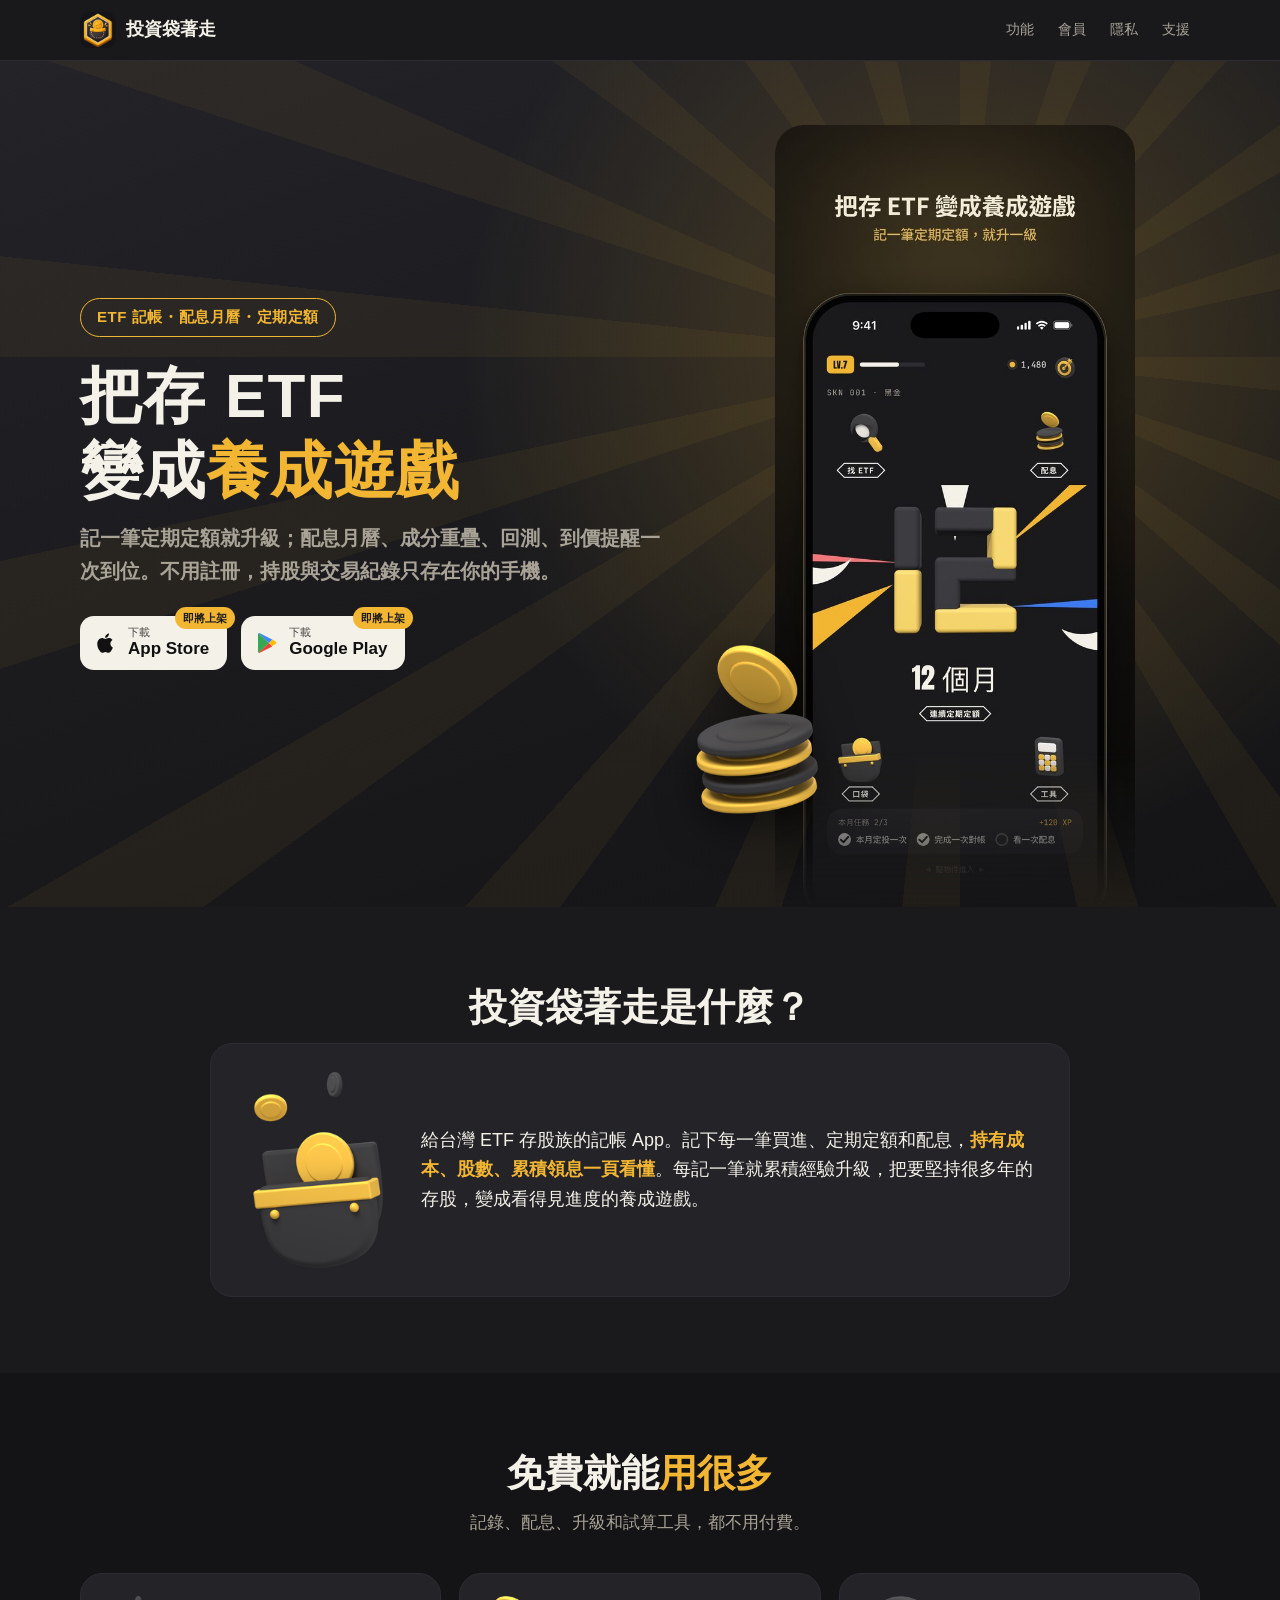
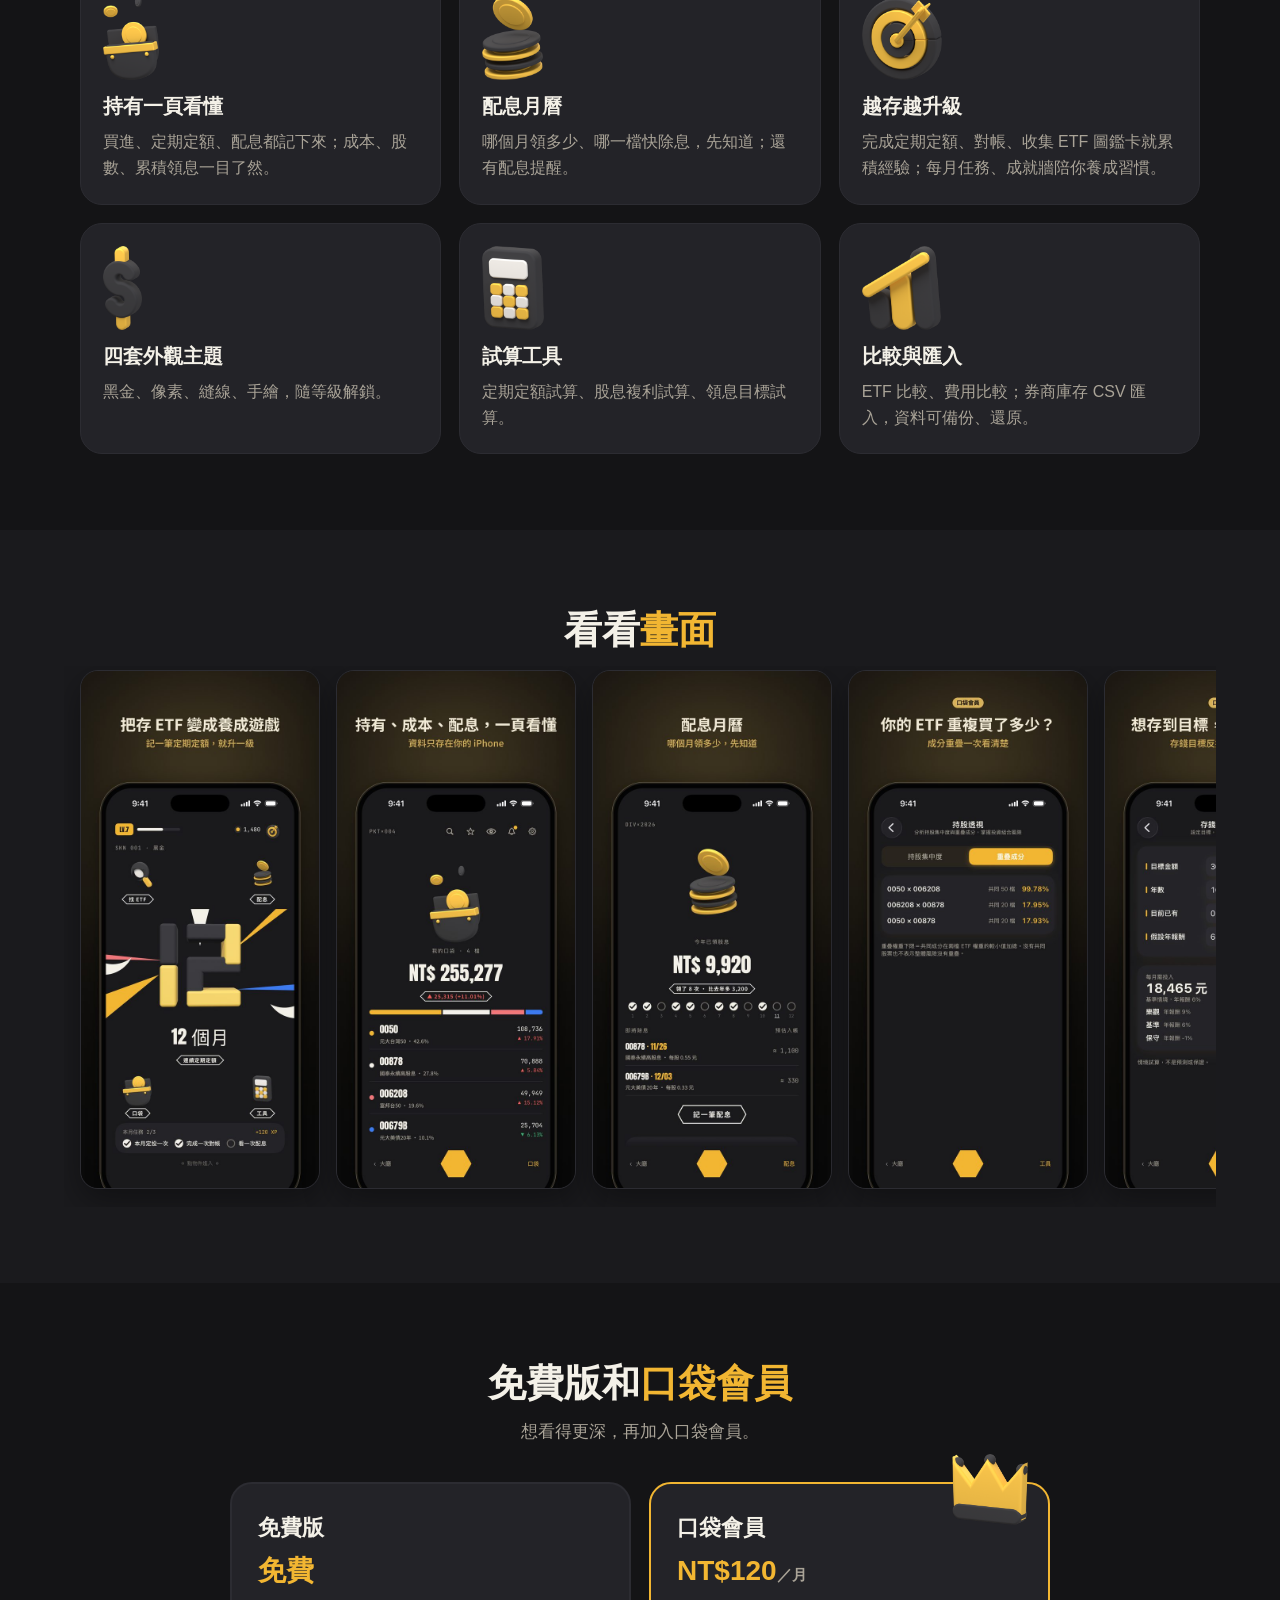
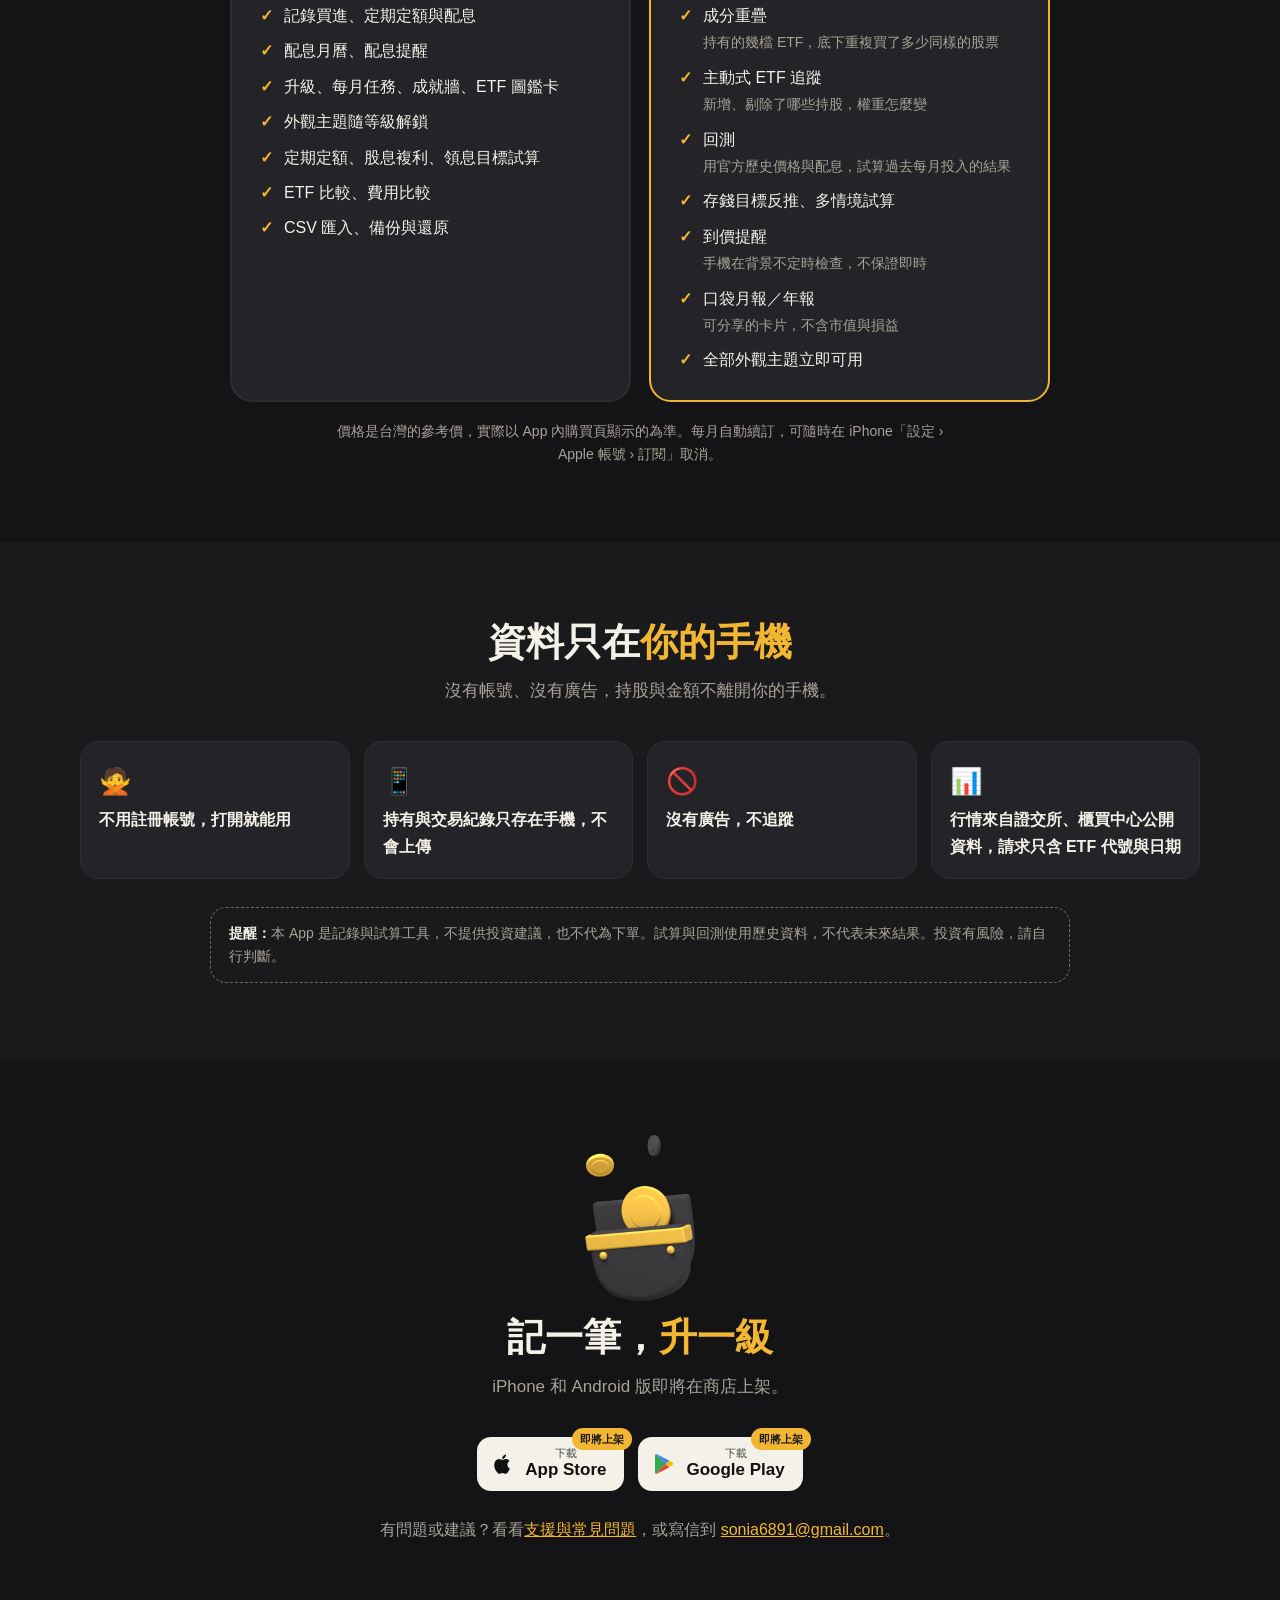
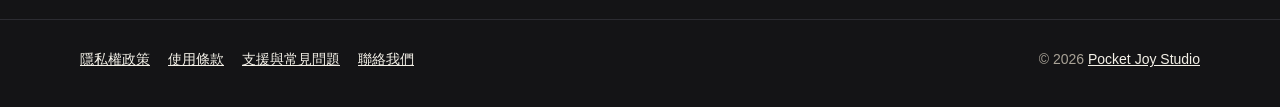
<file: index.html>
<!doctype html>
<html lang="zh-Hant">
<head>
  <meta charset="utf-8">
  <meta name="viewport" content="width=device-width,initial-scale=1">
  <title>投資袋著走｜把存 ETF 變成養成遊戲</title>
  <meta name="description" content="ETF 記帳・配息月曆・定期定額。記一筆定期定額就升級；配息月曆、成分重疊、回測、到價提醒一次到位。不用註冊，持股與交易紀錄只存在你的手機。">
  <meta name="theme-color" content="#1a1a1d">
  <link rel="canonical" href="https://investtogo.pocketjoystudio.com/">
  <meta property="og:type" content="website">
  <meta property="og:site_name" content="投資袋著走">
  <meta property="og:title" content="投資袋著走｜把存 ETF 變成養成遊戲">
  <meta property="og:description" content="ETF 記帳・配息月曆・定期定額。記一筆定期定額就升級；配息月曆、成分重疊、回測、到價提醒一次到位。">
  <meta property="og:image" content="https://investtogo.pocketjoystudio.com/assets/img/og.jpg">
  <meta property="og:image:width" content="1200">
  <meta property="og:image:height" content="630">
  <meta property="og:url" content="https://investtogo.pocketjoystudio.com/">
  <meta property="og:locale" content="zh_TW">
  <meta name="twitter:card" content="summary_large_image">
  <link rel="icon" href="assets/img/favicon.png" type="image/png">
  <link rel="apple-touch-icon" href="assets/img/apple-touch-icon.png">
  <link rel="stylesheet" href="assets/style.css">
</head>
<body>
  <header class="top">
    <div class="wrap">
      <a class="brand" href="./"><img src="assets/img/icon-192.png" alt="" width="36" height="36">投資袋著走</a>
      <nav aria-label="頁面導覽"><a href="#features">功能</a><a href="#plans">會員</a><a class="opt" href="#privacy">隱私</a><a href="support/">支援</a></nav>
    </div>
  </header>

  <section class="hero">
    <div class="wrap">
      <div>
        <span class="pill">ETF 記帳・配息月曆・定期定額</span>
        <h1>把存 ETF<br>變成<em>養成遊戲</em></h1>
        <p class="lead">記一筆定期定額就升級；配息月曆、成分重疊、回測、到價提醒一次到位。不用註冊，持股與交易紀錄只存在你的手機。</p>
        <div class="cta">
          <a class="store soon" aria-disabled="true" data-store="apple"><svg viewBox="0 0 24 24" aria-hidden="true"><path fill="currentColor" d="M16.4 12.6c0-2.4 2-3.6 2.1-3.7-1.1-1.7-2.9-1.9-3.5-1.9-1.5-.2-2.9.9-3.7.9-.8 0-1.9-.9-3.2-.8-1.6 0-3.1 1-4 2.4-1.7 3-.4 7.4 1.2 9.8.8 1.2 1.8 2.5 3 2.4 1.2 0 1.7-.8 3.1-.8s1.9.8 3.2.8c1.3 0 2.1-1.2 2.9-2.4.9-1.4 1.3-2.7 1.3-2.8-.1 0-2.4-.9-2.4-3.9zM14 5.5c.7-.8 1.1-1.9 1-3-1 0-2.1.7-2.8 1.5-.6.7-1.2 1.8-1 2.9 1.1.1 2.1-.6 2.8-1.4z"/></svg><span><small>下載</small><b>App Store</b></span><span class="tag">即將上架</span></a>
          <a class="store soon" aria-disabled="true" data-store="play"><svg viewBox="0 0 24 24" aria-hidden="true"><path fill="#34A853" d="M3.6 2.2 13.8 12 3.6 21.8c-.4-.2-.6-.6-.6-1.1V3.3c0-.5.2-.9.6-1.1z"/><path fill="#FBBC04" d="m17.2 8.6 3.4 2c.9.5.9 1.8 0 2.3l-3.4 2L13.8 12z"/><path fill="#4285F4" d="M3.6 2.2c.3-.2.8-.2 1.2 0l12.4 6.4-3.4 3.4z"/><path fill="#EA4335" d="m13.8 12 3.4 3.4-12.4 6.4c-.4.2-.9.2-1.2 0z"/></svg><span><small>下載</small><b>Google Play</b></span><span class="tag">即將上架</span></a>
        </div>
      </div>
      <div class="phone">
        <img class="shot" src="assets/shots/01-lobby.jpg" alt="投資袋著走大廳畫面：連續定期定額 12 個月" width="600" height="1304">
        <img class="coin" src="assets/img/art-dividends.png" alt="" width="189" height="260">
      </div>
    </div>
  </section>

  <section class="block" id="about">
    <div class="wrap">
      <h2>投資袋著走是什麼？</h2>
      <div class="what"><img src="assets/img/art-pocket.png" alt="" width="172" height="260"><p>給台灣 ETF 存股族的記帳 App。記下每一筆買進、定期定額和配息，<b>持有成本、股數、累積領息一頁看懂</b>。每記一筆就累積經驗升級，把要堅持很多年的存股，變成看得見進度的養成遊戲。</p></div>
    </div>
  </section>

  <section class="block alt" id="features">
    <div class="wrap">
      <h2>免費就能<em>用很多</em></h2>
      <p class="sub">記錄、配息、升級和試算工具，都不用付費。</p>
      <div class="grid">
        <div class="card"><img src="assets/img/art-pocket.png" alt="" loading="lazy" width="172" height="260"><h3>持有一頁看懂</h3><p>買進、定期定額、配息都記下來；成本、股數、累積領息一目了然。</p></div>
        <div class="card"><img src="assets/img/art-dividends.png" alt="" loading="lazy" width="189" height="260"><h3>配息月曆</h3><p>哪個月領多少、哪一檔快除息，先知道；還有配息提醒。</p></div>
        <div class="card"><img src="assets/img/art-achievements.png" alt="" loading="lazy" width="249" height="260"><h3>越存越升級</h3><p>完成定期定額、對帳、收集 ETF 圖鑑卡就累積經驗；每月任務、成就牆陪你養成習慣。</p></div>
        <div class="card"><img src="assets/img/art-hero_dollar.png" alt="" loading="lazy" width="120" height="260"><h3>四套外觀主題</h3><p>黑金、像素、縫線、手繪，隨等級解鎖。</p></div>
        <div class="card"><img src="assets/img/art-calc.png" alt="" loading="lazy" width="192" height="260"><h3>試算工具</h3><p>定期定額試算、股息複利試算、領息目標試算。</p></div>
        <div class="card"><img src="assets/img/art-fees.png" alt="" loading="lazy" width="245" height="260"><h3>比較與匯入</h3><p>ETF 比較、費用比較；券商庫存 CSV 匯入，資料可備份、還原。</p></div>
      </div>
    </div>
  </section>

  <section class="block" id="screens">
    <div class="wrap">
      <h2>看看<em>畫面</em></h2>
      <div class="shots">
        <img src="assets/shots/01-lobby.jpg" alt="把存 ETF 變成遊戲：記一筆定期定額就升一級" loading="lazy" width="600" height="1304">
        <img src="assets/shots/02-pocket.jpg" alt="持有、成本、配息一頁看懂" loading="lazy" width="600" height="1304">
        <img src="assets/shots/03-dividends.jpg" alt="配息月曆" loading="lazy" width="600" height="1304">
        <img src="assets/shots/04-exposure.jpg" alt="成分重疊（口袋會員）" loading="lazy" width="600" height="1304">
        <img src="assets/shots/05-goalPlanner.jpg" alt="存錢目標反推、多情境試算（口袋會員）" loading="lazy" width="600" height="1304">
        <img src="assets/shots/06-report.jpg" alt="口袋月報、年報（口袋會員）" loading="lazy" width="600" height="1304">
        <img src="assets/shots/07-skins.jpg" alt="四套外觀主題" loading="lazy" width="600" height="1304">
      </div>
    </div>
  </section>

  <section class="block alt" id="plans">
    <div class="wrap">
      <h2>免費版和<em>口袋會員</em></h2>
      <p class="sub">想看得更深，再加入口袋會員。</p>
      <div class="plans">
        <div class="plan">
          <h3>免費版</h3>
          <div class="price">免費</div>
          <ul>
            <li>記錄買進、定期定額與配息</li>
            <li>配息月曆、配息提醒</li>
            <li>升級、每月任務、成就牆、ETF 圖鑑卡</li>
            <li>外觀主題隨等級解鎖</li>
            <li>定期定額、股息複利、領息目標試算</li>
            <li>ETF 比較、費用比較</li>
            <li>CSV 匯入、備份與還原</li>
          </ul>
        </div>
        <div class="plan pro">
          <img src="assets/img/art-crown.png" alt="" width="260" height="241">
          <h3>口袋會員</h3>
          <div class="price">NT$120<small>／月</small></div>
          <ul>
            <li>成分重疊<br><span>持有的幾檔 ETF，底下重複買了多少同樣的股票</span></li>
            <li>主動式 ETF 追蹤<br><span>新增、剔除了哪些持股，權重怎麼變</span></li>
            <li>回測<br><span>用官方歷史價格與配息，試算過去每月投入的結果</span></li>
            <li>存錢目標反推、多情境試算</li>
            <li>到價提醒<br><span>手機在背景不定時檢查，不保證即時</span></li>
            <li>口袋月報／年報<br><span>可分享的卡片，不含市值與損益</span></li>
            <li>全部外觀主題立即可用</li>
          </ul>
        </div>
      </div>
      <p class="fine">價格是台灣的參考價，實際以 App 內購買頁顯示的為準。每月自動續訂，可隨時在 iPhone「設定 › Apple 帳號 › 訂閱」取消。</p>
    </div>
  </section>

  <section class="block" id="privacy">
    <div class="wrap">
      <h2>資料只在<em>你的手機</em></h2>
      <p class="sub">沒有帳號、沒有廣告，持股與金額不離開你的手機。</p>
      <div class="trust">
        <div><span>🙅</span>不用註冊帳號，打開就能用</div>
        <div><span>📱</span>持有與交易紀錄只存在手機，不會上傳</div>
        <div><span>🚫</span>沒有廣告，不追蹤</div>
        <div><span>📊</span>行情來自證交所、櫃買中心公開資料，請求只含 ETF 代號與日期</div>
      </div>
      <p class="note"><b>提醒：</b>本 App 是記錄與試算工具，不提供投資建議，也不代為下單。試算與回測使用歷史資料，不代表未來結果。投資有風險，請自行判斷。</p>
    </div>
  </section>

  <section class="block alt end" id="download">
    <div class="wrap">
      <img class="art" src="assets/img/art-pocket.png" alt="" width="172" height="260">
      <h2>記一筆，<em>升一級</em></h2>
      <p class="sub">iPhone 和 Android 版即將在商店上架。</p>
      <div class="cta">
        <a class="store soon" aria-disabled="true" data-store="apple"><svg viewBox="0 0 24 24" aria-hidden="true"><path fill="currentColor" d="M16.4 12.6c0-2.4 2-3.6 2.1-3.7-1.1-1.7-2.9-1.9-3.5-1.9-1.5-.2-2.9.9-3.7.9-.8 0-1.9-.9-3.2-.8-1.6 0-3.1 1-4 2.4-1.7 3-.4 7.4 1.2 9.8.8 1.2 1.8 2.5 3 2.4 1.2 0 1.7-.8 3.1-.8s1.9.8 3.2.8c1.3 0 2.1-1.2 2.9-2.4.9-1.4 1.3-2.7 1.3-2.8-.1 0-2.4-.9-2.4-3.9zM14 5.5c.7-.8 1.1-1.9 1-3-1 0-2.1.7-2.8 1.5-.6.7-1.2 1.8-1 2.9 1.1.1 2.1-.6 2.8-1.4z"/></svg><span><small>下載</small><b>App Store</b></span><span class="tag">即將上架</span></a>
        <a class="store soon" aria-disabled="true" data-store="play"><svg viewBox="0 0 24 24" aria-hidden="true"><path fill="#34A853" d="M3.6 2.2 13.8 12 3.6 21.8c-.4-.2-.6-.6-.6-1.1V3.3c0-.5.2-.9.6-1.1z"/><path fill="#FBBC04" d="m17.2 8.6 3.4 2c.9.5.9 1.8 0 2.3l-3.4 2L13.8 12z"/><path fill="#4285F4" d="M3.6 2.2c.3-.2.8-.2 1.2 0l12.4 6.4-3.4 3.4z"/><path fill="#EA4335" d="m13.8 12 3.4 3.4-12.4 6.4c-.4.2-.9.2-1.2 0z"/></svg><span><small>下載</small><b>Google Play</b></span><span class="tag">即將上架</span></a>
      </div>
      <p class="contact">有問題或建議？看看<a href="support/">支援與常見問題</a>，或寫信到 <a href="mailto:sonia6891@gmail.com">sonia6891@gmail.com</a>。</p>
    </div>
  </section>

  <footer>
    <div class="wrap">
      <nav>
        <a href="privacy/">隱私權政策</a>
        <a href="https://www.apple.com/legal/internet-services/itunes/dev/stdeula/" rel="noopener">使用條款</a>
        <a href="support/">支援與常見問題</a>
        <a href="mailto:sonia6891@gmail.com">聯絡我們</a>
      </nav>
      <span>© 2026 <a href="https://pocketjoystudio.com/">Pocket Joy Studio</a></span>
    </div>
  </footer>
</body>
</html>
</file>
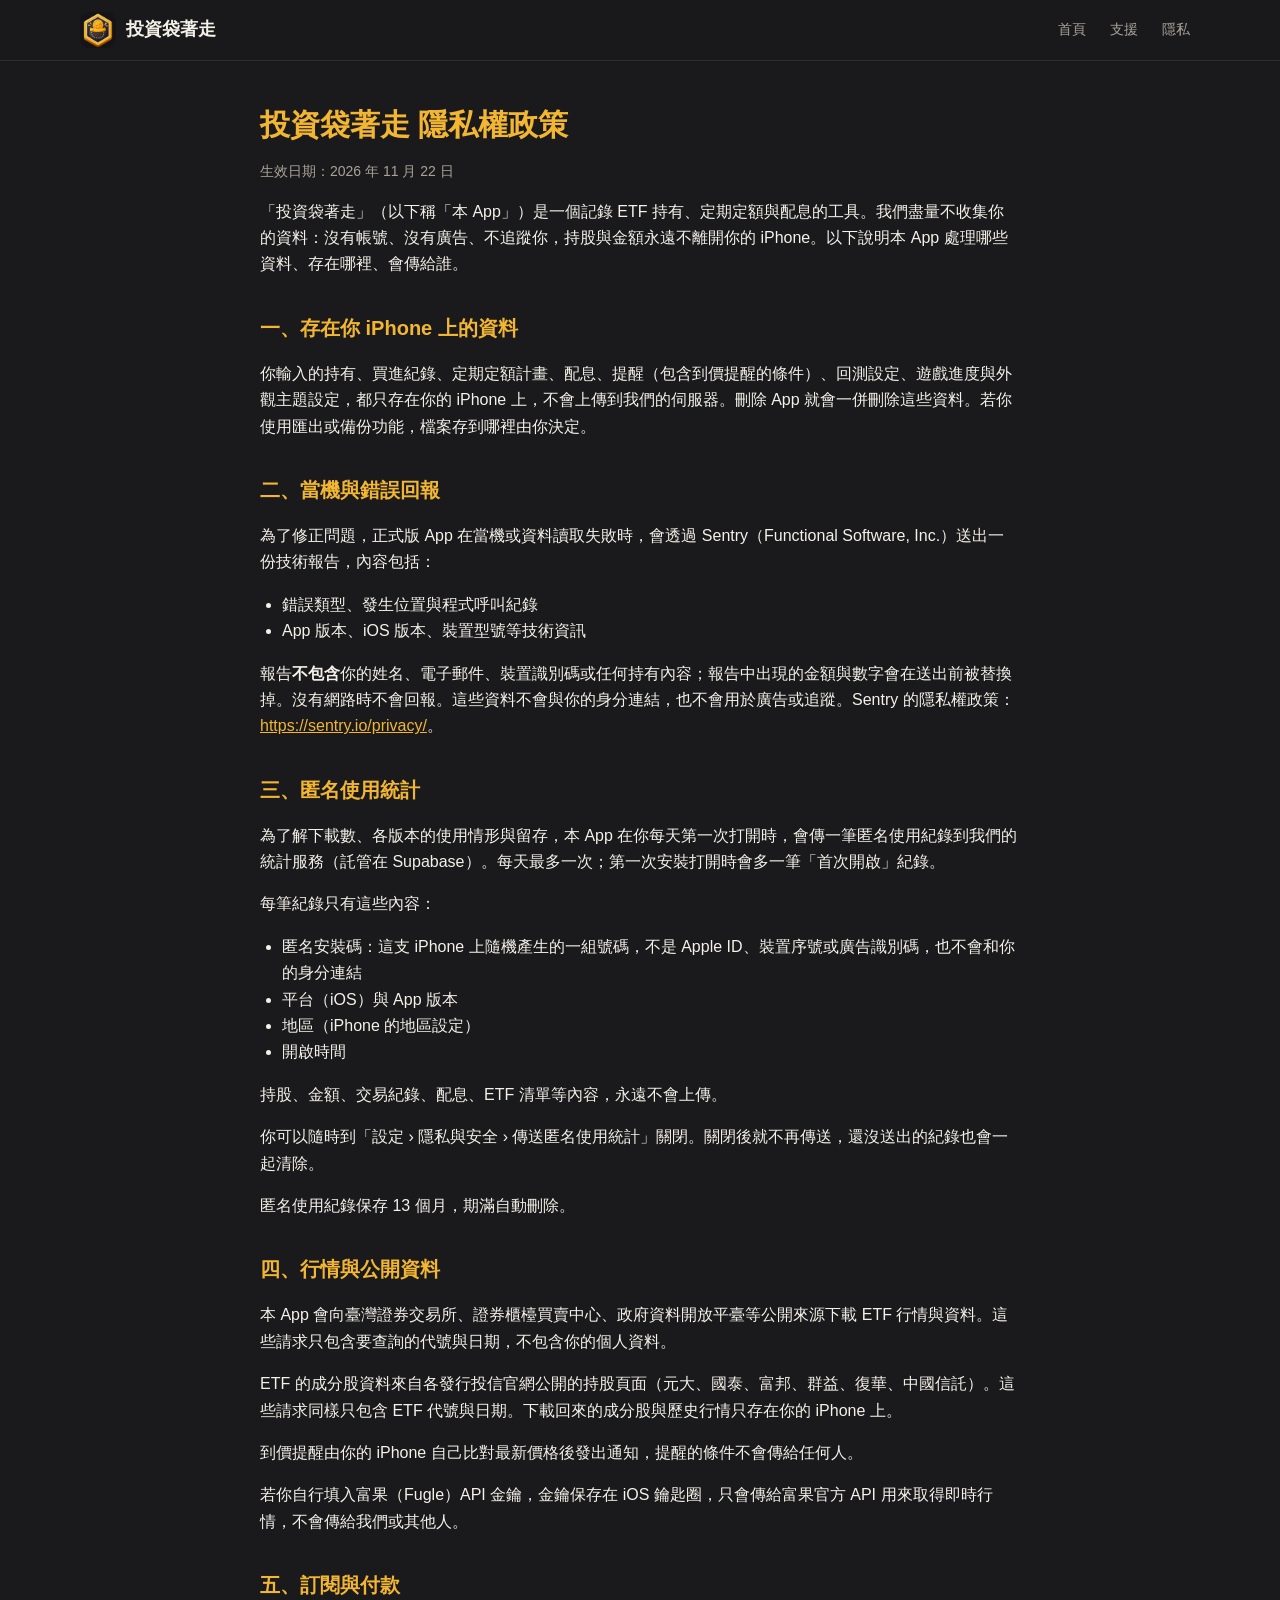
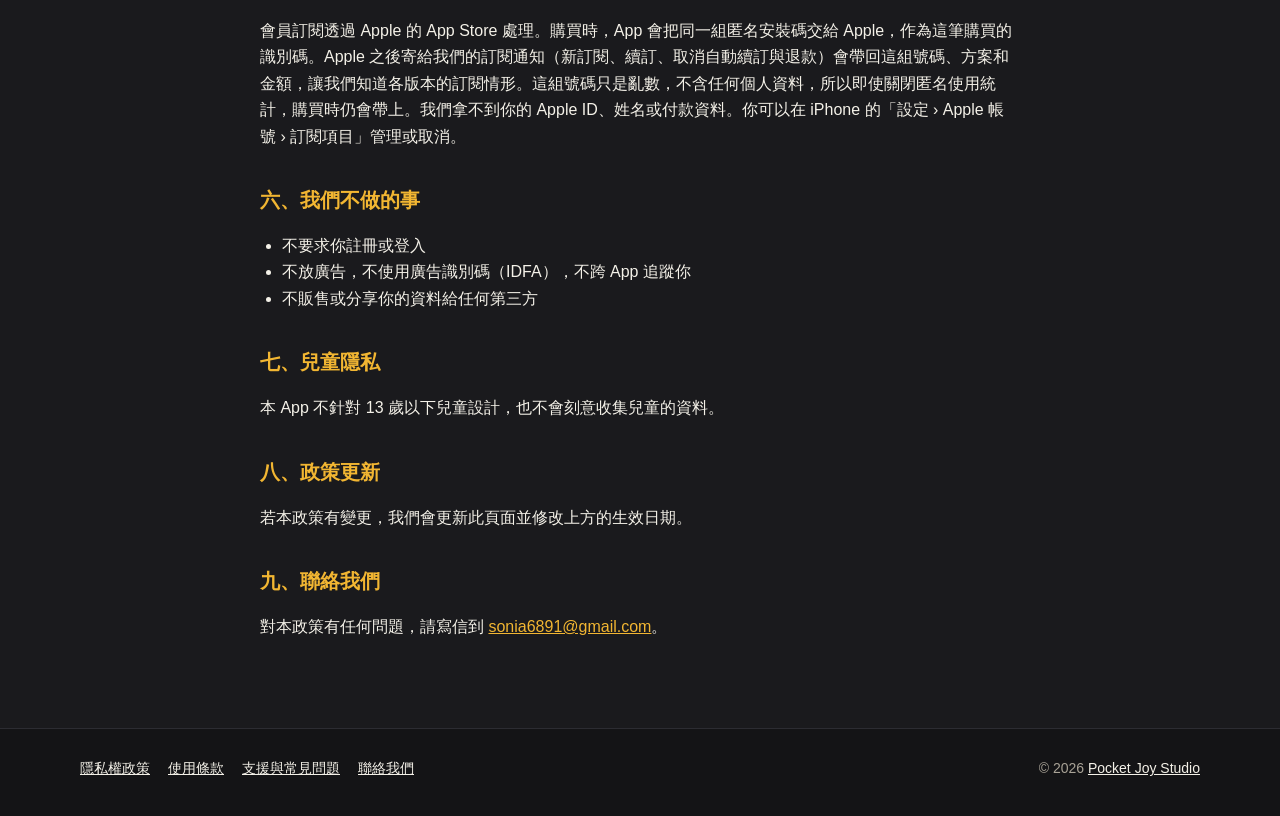
<file: privacy/index.html>
<!doctype html>
<html lang="zh-Hant">
<head>
  <meta charset="utf-8">
  <meta name="viewport" content="width=device-width,initial-scale=1">
  <title>投資袋著走 隱私權政策</title>
  <meta name="description" content="投資袋著走的隱私權政策：資料存在哪裡、會傳給誰。">
  <meta name="theme-color" content="#1a1a1d">
  <link rel="canonical" href="https://investtogo.pocketjoystudio.com/privacy/">
  <link rel="icon" href="../assets/img/favicon.png" type="image/png">
  <link rel="apple-touch-icon" href="../assets/img/apple-touch-icon.png">
  <link rel="stylesheet" href="../assets/style.css">
</head>
<body>
  <header class="top">
    <div class="wrap">
      <a class="brand" href="../"><img src="../assets/img/icon-192.png" alt="" width="36" height="36">投資袋著走</a>
      <nav aria-label="頁面導覽"><a href="../">首頁</a><a href="../support/">支援</a><a href="../privacy/">隱私</a></nav>
    </div>
  </header>
  <div class="wrap">
<main class="doc">
<h1>投資袋著走 隱私權政策</h1>
<p class="muted">生效日期：2026 年 11 月 22 日</p>

<p>「投資袋著走」（以下稱「本 App」）是一個記錄 ETF 持有、定期定額與配息的工具。我們盡量不收集你的資料：沒有帳號、沒有廣告、不追蹤你，持股與金額永遠不離開你的 iPhone。以下說明本 App 處理哪些資料、存在哪裡、會傳給誰。</p>

<h2>一、存在你 iPhone 上的資料</h2>
<p>你輸入的持有、買進紀錄、定期定額計畫、配息、提醒（包含到價提醒的條件）、回測設定、遊戲進度與外觀主題設定，都只存在你的 iPhone 上，不會上傳到我們的伺服器。刪除 App 就會一併刪除這些資料。若你使用匯出或備份功能，檔案存到哪裡由你決定。</p>

<h2>二、當機與錯誤回報</h2>
<p>為了修正問題，正式版 App 在當機或資料讀取失敗時，會透過 Sentry（Functional Software, Inc.）送出一份技術報告，內容包括：</p>
<ul>
  <li>錯誤類型、發生位置與程式呼叫紀錄</li>
  <li>App 版本、iOS 版本、裝置型號等技術資訊</li>
</ul>
<p>報告<strong>不包含</strong>你的姓名、電子郵件、裝置識別碼或任何持有內容；報告中出現的金額與數字會在送出前被替換掉。沒有網路時不會回報。這些資料不會與你的身分連結，也不會用於廣告或追蹤。Sentry 的隱私權政策：<a href="https://sentry.io/privacy/">https://sentry.io/privacy/</a>。</p>

<h2>三、匿名使用統計</h2>
<p>為了解下載數、各版本的使用情形與留存，本 App 在你每天第一次打開時，會傳一筆匿名使用紀錄到我們的統計服務（託管在 Supabase）。每天最多一次；第一次安裝打開時會多一筆「首次開啟」紀錄。</p>
<p>每筆紀錄只有這些內容：</p>
<ul>
  <li>匿名安裝碼：這支 iPhone 上隨機產生的一組號碼，不是 Apple ID、裝置序號或廣告識別碼，也不會和你的身分連結</li>
  <li>平台（iOS）與 App 版本</li>
  <li>地區（iPhone 的地區設定）</li>
  <li>開啟時間</li>
</ul>
<p>持股、金額、交易紀錄、配息、ETF 清單等內容，永遠不會上傳。</p>
<p>你可以隨時到「設定 › 隱私與安全 › 傳送匿名使用統計」關閉。關閉後就不再傳送，還沒送出的紀錄也會一起清除。</p>
<p>匿名使用紀錄保存 13 個月，期滿自動刪除。</p>

<h2>四、行情與公開資料</h2>
<p>本 App 會向臺灣證券交易所、證券櫃檯買賣中心、政府資料開放平臺等公開來源下載 ETF 行情與資料。這些請求只包含要查詢的代號與日期，不包含你的個人資料。</p>
<p>ETF 的成分股資料來自各發行投信官網公開的持股頁面（元大、國泰、富邦、群益、復華、中國信託）。這些請求同樣只包含 ETF 代號與日期。下載回來的成分股與歷史行情只存在你的 iPhone 上。</p>
<p>到價提醒由你的 iPhone 自己比對最新價格後發出通知，提醒的條件不會傳給任何人。</p>
<p>若你自行填入富果（Fugle）API 金鑰，金鑰保存在 iOS 鑰匙圈，只會傳給富果官方 API 用來取得即時行情，不會傳給我們或其他人。</p>

<h2>五、訂閱與付款</h2>
<p>會員訂閱透過 Apple 的 App Store 處理。購買時，App 會把同一組匿名安裝碼交給 Apple，作為這筆購買的識別碼。Apple 之後寄給我們的訂閱通知（新訂閱、續訂、取消自動續訂與退款）會帶回這組號碼、方案和金額，讓我們知道各版本的訂閱情形。這組號碼只是亂數，不含任何個人資料，所以即使關閉匿名使用統計，購買時仍會帶上。我們拿不到你的 Apple ID、姓名或付款資料。你可以在 iPhone 的「設定 › Apple 帳號 › 訂閱項目」管理或取消。</p>

<h2>六、我們不做的事</h2>
<ul>
  <li>不要求你註冊或登入</li>
  <li>不放廣告，不使用廣告識別碼（IDFA），不跨 App 追蹤你</li>
  <li>不販售或分享你的資料給任何第三方</li>
</ul>

<h2>七、兒童隱私</h2>
<p>本 App 不針對 13 歲以下兒童設計，也不會刻意收集兒童的資料。</p>

<h2>八、政策更新</h2>
<p>若本政策有變更，我們會更新此頁面並修改上方的生效日期。</p>

<h2>九、聯絡我們</h2>
<p>對本政策有任何問題，請寫信到 <a href="mailto:sonia6891@gmail.com">sonia6891@gmail.com</a>。</p>
</main>
  </div>
  <footer>
    <div class="wrap">
      <nav>
        <a href="../privacy/">隱私權政策</a>
        <a href="https://www.apple.com/legal/internet-services/itunes/dev/stdeula/" rel="noopener">使用條款</a>
        <a href="../support/">支援與常見問題</a>
        <a href="mailto:sonia6891@gmail.com">聯絡我們</a>
      </nav>
      <span>© 2026 <a href="https://pocketjoystudio.com/">Pocket Joy Studio</a></span>
    </div>
  </footer>
</body>
</html>
</file>
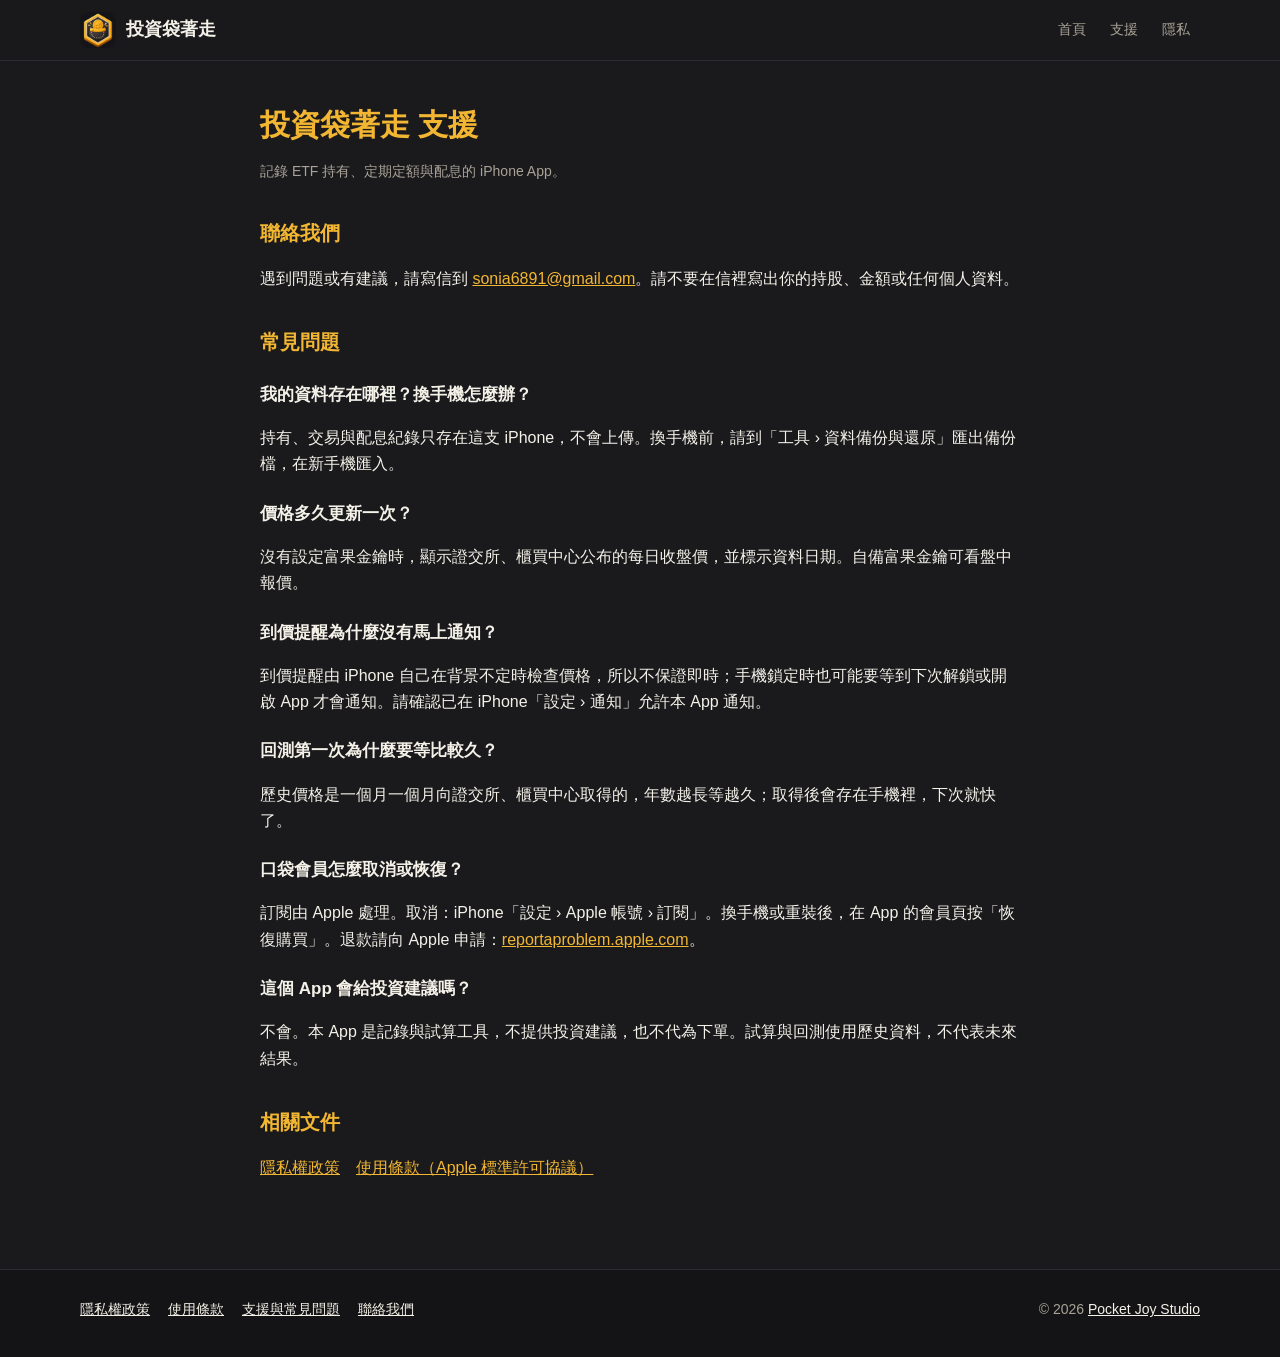
<file: support/index.html>
<!doctype html>
<html lang="zh-Hant">
<head>
  <meta charset="utf-8">
  <meta name="viewport" content="width=device-width,initial-scale=1">
  <title>投資袋著走 支援</title>
  <meta name="description" content="投資袋著走的支援與常見問題。">
  <meta name="theme-color" content="#1a1a1d">
  <link rel="canonical" href="https://investtogo.pocketjoystudio.com/support/">
  <link rel="icon" href="../assets/img/favicon.png" type="image/png">
  <link rel="apple-touch-icon" href="../assets/img/apple-touch-icon.png">
  <link rel="stylesheet" href="../assets/style.css">
</head>
<body>
  <header class="top">
    <div class="wrap">
      <a class="brand" href="../"><img src="../assets/img/icon-192.png" alt="" width="36" height="36">投資袋著走</a>
      <nav aria-label="頁面導覽"><a href="../">首頁</a><a href="../support/">支援</a><a href="../privacy/">隱私</a></nav>
    </div>
  </header>
  <div class="wrap">
<main class="doc">
<h1>投資袋著走 支援</h1>
<p class="muted">記錄 ETF 持有、定期定額與配息的 iPhone App。</p>

<h2>聯絡我們</h2>
<p>遇到問題或有建議，請寫信到 <a href="mailto:sonia6891@gmail.com">sonia6891@gmail.com</a>。請不要在信裡寫出你的持股、金額或任何個人資料。</p>

<h2>常見問題</h2>
<h3>我的資料存在哪裡？換手機怎麼辦？</h3>
<p>持有、交易與配息紀錄只存在這支 iPhone，不會上傳。換手機前，請到「工具 › 資料備份與還原」匯出備份檔，在新手機匯入。</p>

<h3>價格多久更新一次？</h3>
<p>沒有設定富果金鑰時，顯示證交所、櫃買中心公布的每日收盤價，並標示資料日期。自備富果金鑰可看盤中報價。</p>

<h3>到價提醒為什麼沒有馬上通知？</h3>
<p>到價提醒由 iPhone 自己在背景不定時檢查價格，所以不保證即時；手機鎖定時也可能要等到下次解鎖或開啟 App 才會通知。請確認已在 iPhone「設定 › 通知」允許本 App 通知。</p>

<h3>回測第一次為什麼要等比較久？</h3>
<p>歷史價格是一個月一個月向證交所、櫃買中心取得的，年數越長等越久；取得後會存在手機裡，下次就快了。</p>

<h3>口袋會員怎麼取消或恢復？</h3>
<p>訂閱由 Apple 處理。取消：iPhone「設定 › Apple 帳號 › 訂閱」。換手機或重裝後，在 App 的會員頁按「恢復購買」。退款請向 Apple 申請：<a href="https://reportaproblem.apple.com">reportaproblem.apple.com</a>。</p>

<h3>這個 App 會給投資建議嗎？</h3>
<p>不會。本 App 是記錄與試算工具，不提供投資建議，也不代為下單。試算與回測使用歷史資料，不代表未來結果。</p>

<h2>相關文件</h2>
<p><a href="../privacy/">隱私權政策</a>　<a href="https://www.apple.com/legal/internet-services/itunes/dev/stdeula/">使用條款（Apple 標準許可協議）</a></p>
</main>
  </div>
  <footer>
    <div class="wrap">
      <nav>
        <a href="../privacy/">隱私權政策</a>
        <a href="https://www.apple.com/legal/internet-services/itunes/dev/stdeula/" rel="noopener">使用條款</a>
        <a href="../support/">支援與常見問題</a>
        <a href="mailto:sonia6891@gmail.com">聯絡我們</a>
      </nav>
      <span>© 2026 <a href="https://pocketjoystudio.com/">Pocket Joy Studio</a></span>
    </div>
  </footer>
</body>
</html>
</file>
<file: assets/style.css>
/* 投資袋著走 官網：純靜態，沒有外部字型、沒有追蹤碼。顏色取自 App 的「黑金」外觀主題（PocketCore skins.json） */
:root {
  --page: #1a1a1d;
  --page-2: #141416;
  --card: #232328;
  --line: #2c2c32;
  --ink: #f4f1e8;
  --sub: #a9a397;
  --dim: #6e6a63;
  --gold: #f2b632;
  --gold-2: #f4c24e;
  --up: #f25c54;   /* 台灣習慣：漲紅 */
  --down: #3bb273; /* 跌綠 */
  --radius: 22px;
  --shadow: 0 12px 32px rgba(0, 0, 0, 0.35);
  font-family: -apple-system, BlinkMacSystemFont, "PingFang TC", "Noto Sans TC", "Microsoft JhengHei", "Segoe UI", Roboto, sans-serif;
  color: var(--ink);
  background: var(--page);
  -webkit-text-size-adjust: 100%;
  color-scheme: dark;
}
* { box-sizing: border-box; }
html { scroll-behavior: smooth; }
body { margin: 0; background: var(--page); line-height: 1.65; overflow-x: hidden; }
img { max-width: 100%; height: auto; display: block; }
a { color: var(--gold); }
.wrap { width: min(1120px, 100% - 32px); margin: 0 auto; }

/* 頂端列 */
.top { position: sticky; top: 0; z-index: 10; background: rgba(26, 26, 29, 0.9); backdrop-filter: blur(8px);
  border-bottom: 1px solid var(--line); }
.top .wrap { display: flex; align-items: center; justify-content: space-between; gap: 12px; height: 60px; }
.brand { display: flex; align-items: center; gap: 10px; text-decoration: none; color: var(--ink); font-weight: 800; font-size: 18px; white-space: nowrap; }
.brand img { width: 36px; height: 36px; border-radius: 9px; }
.top nav { display: flex; gap: 4px; }
.top nav a { text-decoration: none; font-size: 14px; padding: 6px 10px; border-radius: 999px; color: var(--sub); white-space: nowrap; }
.top nav a:hover { color: var(--ink); }

/* 首屏：黑底＋金色光暈＋放射線（App 黑金主題的 rays 裝飾） */
.hero { position: relative; overflow: hidden;
  background:
    radial-gradient(circle at 75% 35%, rgba(242, 182, 50, 0.22), transparent 45%),
    repeating-conic-gradient(from 0deg at 75% 35%, rgba(242, 182, 50, 0.05) 0 6deg, transparent 6deg 18deg),
    linear-gradient(160deg, #232328 0%, var(--page) 55%, var(--page-2) 100%); }
.hero .wrap { position: relative; z-index: 1; display: grid; grid-template-columns: 1.1fr 0.9fr; align-items: center; gap: 32px; padding: 64px 0 0; }
.pill { display: inline-block; border: 1.5px solid var(--gold); color: var(--gold); font-weight: 800; border-radius: 999px; padding: 6px 16px; font-size: 15px; letter-spacing: 0.04em; }
.hero h1 { font-size: clamp(36px, 6vw, 62px); line-height: 1.2; margin: 22px 0 14px; letter-spacing: 0.02em; font-weight: 900; }
.hero h1 em { font-style: normal; color: var(--gold); }
.hero .lead { font-size: clamp(17px, 2.2vw, 20px); color: var(--sub); font-weight: 600; margin: 0 0 28px; max-width: 32em; }
.cta { display: flex; flex-wrap: wrap; gap: 14px; padding-bottom: 64px; }
.store { display: inline-flex; align-items: center; gap: 10px; background: var(--ink); color: #111; text-decoration: none; border-radius: 14px;
  padding: 10px 18px 10px 14px; min-height: 54px; position: relative; }
.store svg { width: 24px; height: 24px; flex: none; }
.store small { display: block; font-size: 11px; opacity: 0.75; line-height: 1.2; }
.store b { display: block; font-size: 17px; line-height: 1.2; }
.store.soon { pointer-events: none; cursor: default; }
.store .tag { position: absolute; top: -9px; right: -8px; background: var(--gold); color: #1a1a1d; font-size: 11px; font-weight: 800;
  border-radius: 999px; padding: 2px 8px; }

.phone { position: relative; justify-self: center; width: min(360px, 100%); align-self: end; }
.phone .shot { width: 100%; border-radius: 28px 28px 0 0; box-shadow: 0 -10px 60px rgba(242, 182, 50, 0.18);
  -webkit-mask-image: linear-gradient(to bottom, #000 80%, transparent 100%); mask-image: linear-gradient(to bottom, #000 80%, transparent 100%); }
.phone .coin { position: absolute; width: 34%; left: -22%; bottom: 12%; filter: drop-shadow(0 12px 20px rgba(0, 0, 0, 0.5)); }

/* 區塊 */
section.block { padding: 76px 0; }
section.block.alt { background: var(--page-2); }
.block h2 { font-size: clamp(26px, 4vw, 38px); line-height: 1.3; margin: 0 0 10px; text-align: center; font-weight: 900; }
.block h2 em { font-style: normal; color: var(--gold); }
.block .sub { text-align: center; color: var(--sub); margin: 0 auto 36px; max-width: 40em; font-size: 17px; }

.what { display: grid; grid-template-columns: 150px 1fr; gap: 28px; align-items: center; background: var(--card); border: 1px solid var(--line);
  border-radius: var(--radius); padding: 28px 32px; max-width: 860px; margin: 0 auto; }
.what img { width: 130px; margin: 0 auto; }
.what p { margin: 0; font-size: 18px; }
.what b { color: var(--gold); }

.grid { display: grid; grid-template-columns: repeat(3, 1fr); gap: 18px; }
.card { background: var(--card); border: 1px solid var(--line); border-radius: var(--radius); padding: 22px; position: relative; }
.card img { height: 84px; width: auto; margin-bottom: 10px; }
.card h3 { margin: 0 0 6px; font-size: 20px; }
.card p { margin: 0; color: var(--sub); }

/* 截圖橫向捲動 */
.shots { display: flex; gap: 16px; overflow-x: auto; scroll-snap-type: x mandatory; padding: 4px 16px 18px; margin: 0 -16px;
  -webkit-overflow-scrolling: touch; scrollbar-color: var(--dim) transparent; }
.shots img { flex: none; width: 240px; border-radius: 18px; scroll-snap-align: center; box-shadow: var(--shadow); border: 1px solid var(--line); }

/* 方案 */
.plans { display: grid; grid-template-columns: repeat(2, 1fr); gap: 18px; max-width: 820px; margin: 0 auto; align-items: stretch; }
.plan { background: var(--card); border-radius: var(--radius); padding: 26px; border: 2px solid var(--line); display: flex; flex-direction: column; }
.plan.pro { border-color: var(--gold); position: relative; }
.plan.pro img { position: absolute; right: 20px; top: -30px; width: 76px; }
.plan h3 { margin: 0; font-size: 22px; }
.plan .price { font-size: 28px; font-weight: 900; margin: 6px 0 14px; color: var(--gold); line-height: 1.3; }
.plan .price small { font-size: 15px; color: var(--sub); font-weight: 700; }
.plan ul { margin: 0; padding: 0; list-style: none; display: grid; gap: 9px; }
.plan li { padding-left: 26px; position: relative; }
.plan li::before { content: "✓"; position: absolute; left: 2px; color: var(--gold); font-weight: 900; }
.plan li span { color: var(--sub); font-size: 14px; }
.fine { text-align: center; color: var(--sub); font-size: 14px; margin: 18px auto 0; max-width: 44em; }

/* 隱私 */
.trust { display: grid; grid-template-columns: repeat(4, 1fr); gap: 14px; }
.trust div { background: var(--card); border: 1px solid var(--line); border-radius: 18px; padding: 18px; font-weight: 700; }
.trust div span { display: block; font-size: 26px; margin-bottom: 4px; }
.note { max-width: 860px; margin: 28px auto 0; border: 1px dashed var(--dim); border-radius: 16px; padding: 14px 18px; color: var(--sub); font-size: 14px; }
.note b { color: var(--ink); }

/* 結尾 */
.end { text-align: center;
  background: radial-gradient(circle at 50% 0%, rgba(242, 182, 50, 0.2), transparent 60%), var(--page); }
.end img.art { width: 110px; margin: 0 auto 12px; }
.end .cta { justify-content: center; padding-bottom: 0; }
.contact { color: var(--sub); margin: 26px auto 0; }

footer { background: var(--page-2); border-top: 1px solid var(--line); color: var(--sub); padding: 28px 0 36px; font-size: 14px; }
footer .wrap { display: flex; flex-wrap: wrap; gap: 10px 24px; justify-content: space-between; align-items: center; }
footer nav { display: flex; flex-wrap: wrap; gap: 8px 18px; }
footer a { color: var(--ink); }

/* 法律、支援頁 */
.doc { max-width: 760px; margin: 0 auto; padding: 44px 0 72px; }
.doc h1 { color: var(--gold); font-size: 30px; line-height: 1.35; margin: 0 0 4px; }
.doc h2 { color: var(--gold); font-size: 20px; margin: 34px 0 8px; }
.doc h3 { font-size: 17px; margin: 22px 0 4px; }
.doc p, .doc li { color: var(--ink); }
.doc .muted { color: var(--sub); font-size: 14px; }
.doc ul { padding-left: 22px; }
.doc a { overflow-wrap: anywhere; }

/* 平板 */
@media (max-width: 900px) {
  .grid { grid-template-columns: 1fr 1fr; }
  .trust { grid-template-columns: 1fr 1fr; }
}
/* 手機 */
@media (max-width: 680px) {
  .top .wrap { height: 56px; }
  .brand { font-size: 16px; }
  .top nav a { padding: 5px 7px; font-size: 13px; }
  .hero .wrap { grid-template-columns: 1fr; padding-top: 40px; gap: 8px; text-align: center; }
  .hero .lead { margin-left: auto; margin-right: auto; }
  .cta { justify-content: center; padding-bottom: 24px; }
  .phone { width: min(280px, 78%); }
  .phone .coin { left: -18%; width: 36%; }
  section.block { padding: 54px 0; }
  .what { grid-template-columns: 1fr; text-align: center; padding: 22px; }
  .what img { width: 100px; }
  .grid, .plans, .trust { grid-template-columns: 1fr; }
  .card { display: grid; grid-template-columns: 72px 1fr; gap: 0 14px; align-items: center; padding: 16px; }
  .card img { height: 80px; width: 72px; object-fit: contain; margin: 0; grid-row: span 2; }
  .shots img { width: 200px; }
  .plans { gap: 34px; }
  footer .wrap { flex-direction: column; align-items: flex-start; }
}
@media (max-width: 400px) {
  .top nav a.opt { display: none; }
}
</file>
